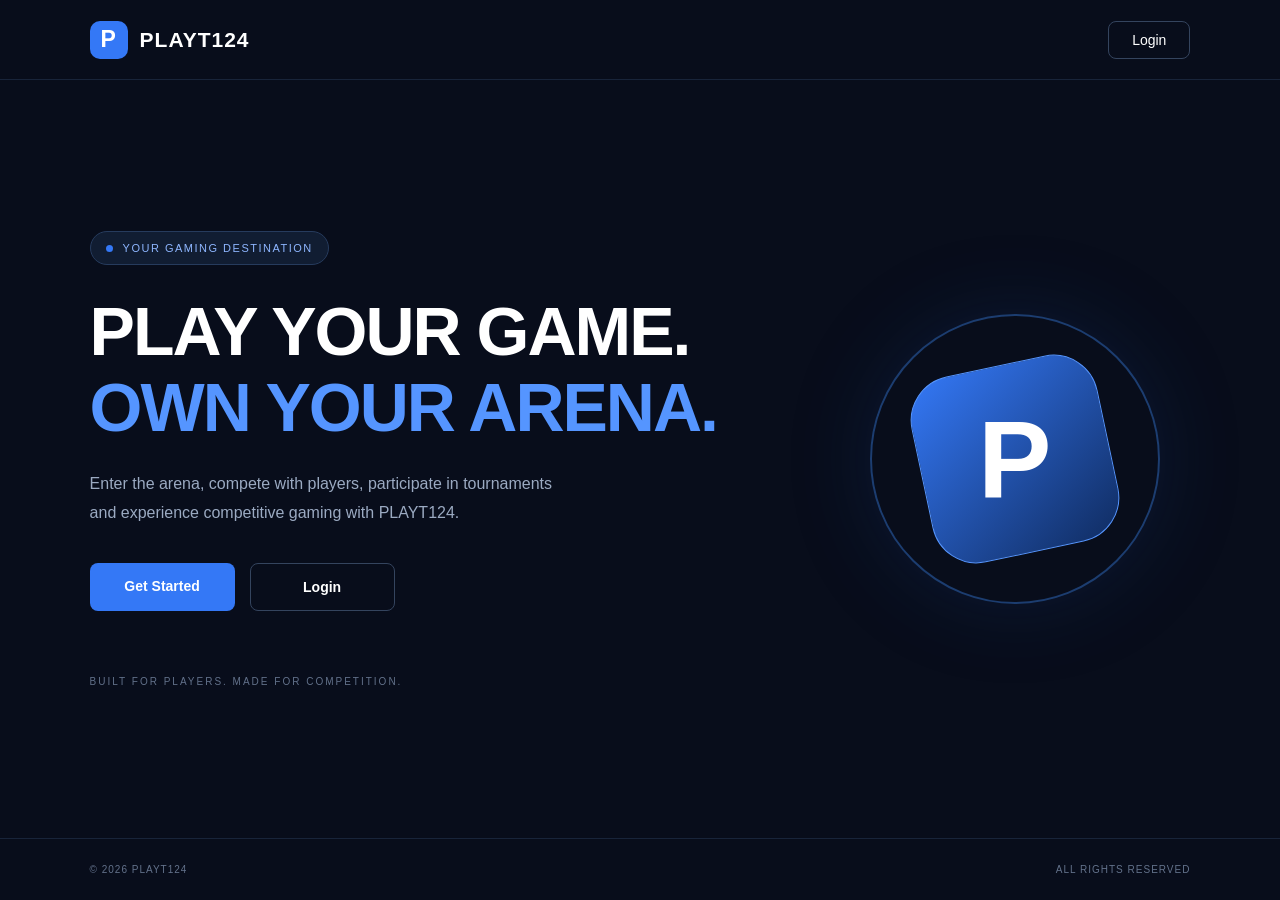
<file: index.html>
<!DOCTYPE html>
<html lang="en">
<head>
  <meta charset="UTF-8">
  <meta name="viewport" content="width=device-width, initial-scale=1.0">
  <meta name="theme-color" content="#080d1b">
  <title>PLAYT124 - Play Your Game</title>
  <link rel="stylesheet" href="index.css">
</head>
<body>

  <header class="navbar">
    <a href="index.html" class="brand">
      <span class="brand-icon">P</span>
      <span>PLAYT124</span>
    </a>

    <a href="login.html" class="nav-login">Login</a>
  </header>

  <main class="hero">
    <div class="hero-content">

      <div class="hero-label">
        <span class="status-dot"></span>
        YOUR GAMING DESTINATION
      </div>

      <h1>
        PLAY YOUR GAME.<br>
        <span>OWN YOUR ARENA.</span>
      </h1>

      <p class="hero-description">
        Enter the arena, compete with players,
        participate in tournaments and experience
        competitive gaming with PLAYT124.
      </p>

      <div class="hero-buttons">
        <a href="register.html" class="btn btn-primary">
          Get Started
        </a>

        <a href="login.html" class="btn btn-secondary">
          Login
        </a>
      </div>

      <div class="hero-footer">
        BUILT FOR PLAYERS. MADE FOR COMPETITION.
      </div>

    </div>

    <div class="hero-decoration">
      <div class="arena-circle">
        <div class="arena-inner">
          <span>P</span>
        </div>
      </div>
    </div>
  </main>

  <footer>
    <span>© <span id="year"></span> PLAYT124</span>
    <span>ALL RIGHTS RESERVED</span>
  </footer>

  <script src="index.js"></script>
</body>
</html>
</file>
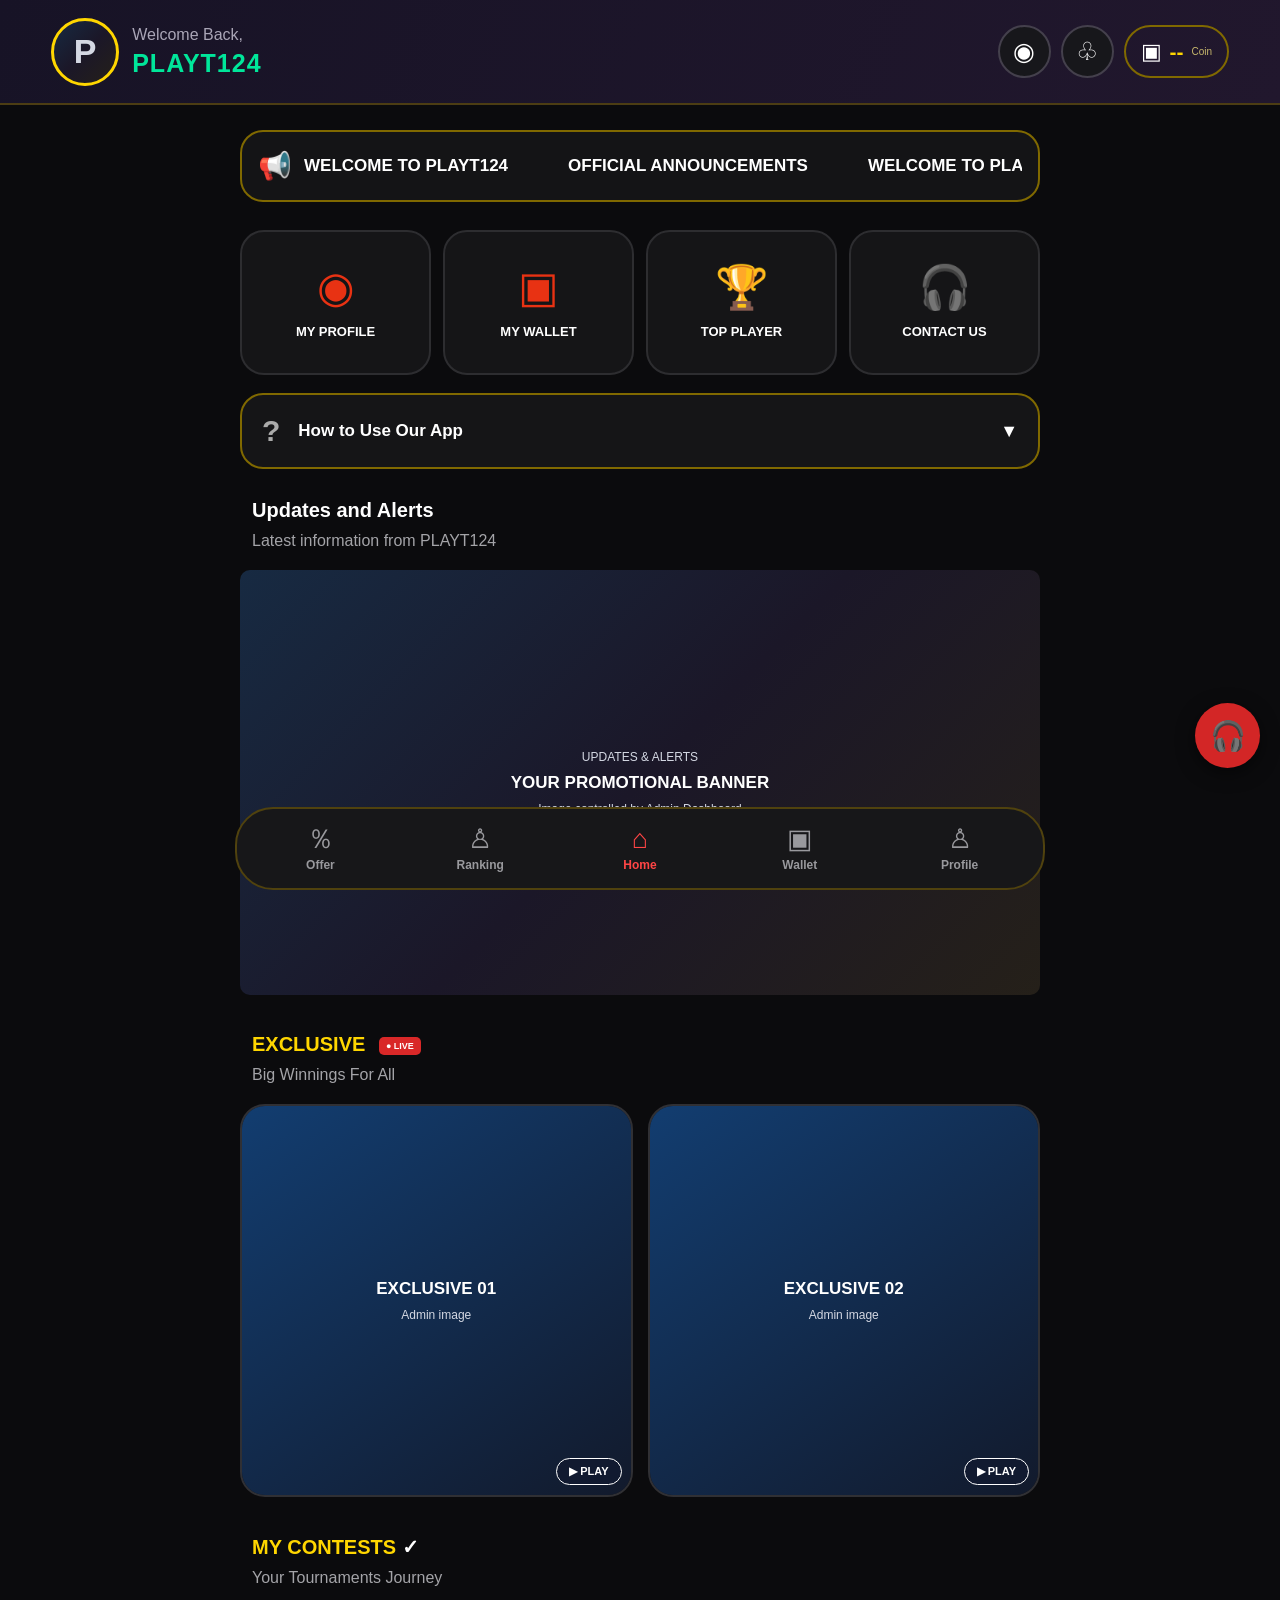
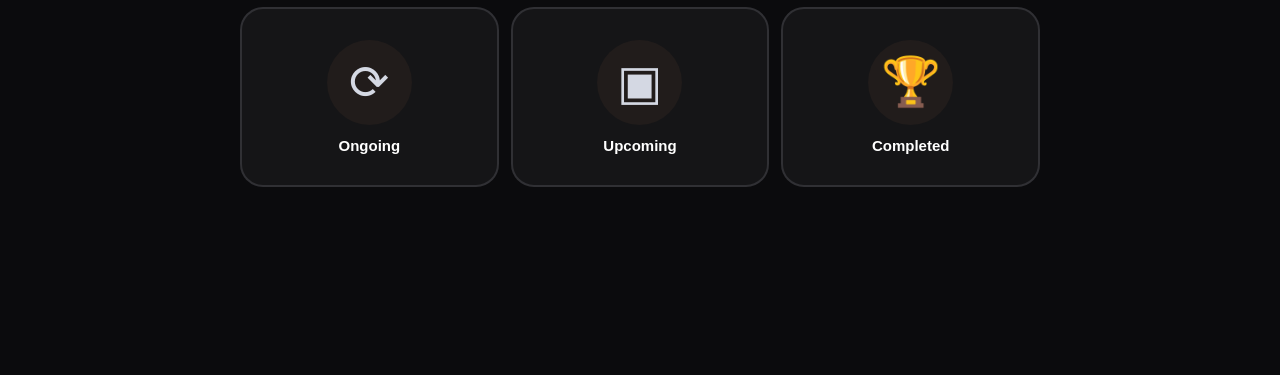
<file: home.html>
<!DOCTYPE html>
<html lang="en">
<head>
  <meta charset="UTF-8">
  <meta name="viewport" content="width=device-width, initial-scale=1.0">
  <meta name="theme-color" content="#0b0b0d">

  <title>PLAYT124 - Home</title>

  <link rel="stylesheet" href="home.css">
</head>

<body>

  <!-- TOP HEADER -->
  <header class="top-header">

    <a href="home.html" class="brand-area">
      <div class="image-slot logo-slot" data-image-slot="siteLogo">
        <span class="image-fallback logo-fallback">P</span>
        <img alt="PLAYT124 Logo">
      </div>

      <div class="welcome-area">
        <span>Welcome Back,</span>
        <strong>PLAYT124</strong>
      </div>
    </a>

    <div class="header-actions">

      <button class="header-icon" id="announcementButton"
        aria-label="View announcements">
        ◉
      </button>

      <a href="contact.html" class="header-icon"
        aria-label="Contact support">
        ♧
      </a>

      <a href="wallet.html" class="coin-balance">
        <span>▣</span>
        <strong id="coinBalance">--</strong>
        <small>Coin</small>
      </a>

    </div>
  </header>


  <!-- MAIN PAGE -->
  <main class="home-container">


    <!-- OFFICIAL ANNOUNCEMENT -->
    <section class="announcement-section">

      <div class="announcement-box">

        <span class="announcement-icon">📢</span>

        <div class="announcement-track">
          <div class="announcement-text">
            <span>WELCOME TO PLAYT124</span>
            <span>OFFICIAL ANNOUNCEMENTS</span>
            <span>WELCOME TO PLAYT124</span>
          </div>
        </div>

      </div>

    </section>


    <!-- QUICK ACCESS -->
    <section class="quick-access">

      <a href="profile.html" class="quick-card">
        <span class="quick-icon">◉</span>
        <strong>MY PROFILE</strong>
      </a>

      <a href="wallet.html" class="quick-card">
        <span class="quick-icon">▣</span>
        <strong>MY WALLET</strong>
      </a>

      <a href="ranking.html" class="quick-card">
        <span class="quick-icon">🏆</span>
        <strong>TOP PLAYER</strong>
      </a>

      <a href="contact.html" class="quick-card">
        <span class="quick-icon">🎧</span>
        <strong>CONTACT US</strong>
      </a>

    </section>


    <!-- APP TUTORIAL -->
    <section class="tutorial-section">

      <button class="tutorial-toggle" id="tutorialToggle"
        aria-expanded="false">

        <span class="tutorial-question">?</span>

        <strong>How to Use Our App</strong>

        <span class="tutorial-arrow">▼</span>

      </button>

      <div class="tutorial-content" id="tutorialContent" hidden>

        <div class="image-slot tutorial-image"
          data-image-slot="tutorialBanner">

          <img alt="PLAYT124 application tutorial">

          <div class="image-fallback">
            <span>PLAYT124</span>
            <strong>TUTORIAL IMAGE</strong>
            <small>Admin-controlled image</small>
          </div>

        </div>

        <div class="tutorial-links">

          <a href="how-to-use.html">How to use the application</a>
          <a href="how-to-login.html">How to login</a>
          <a href="how-to-join.html">How to join tournaments</a>
          <a href="how-to-wallet.html">How to use the wallet</a>
          <a href="how-to-contact.html">How to contact support</a>

        </div>

      </div>

    </section>


    <!-- UPDATES AND ALERTS -->
    <section class="content-section updates-section"
      id="updatesSection">

      <div class="section-heading">
        <div>
          <h2>Updates and Alerts</h2>
          <p>Latest information from PLAYT124</p>
        </div>
      </div>

      <a href="updates.html" class="image-link">

        <div class="image-slot update-banner"
          data-image-slot="updateBanner">

          <img alt="PLAYT124 latest updates">

          <div class="image-fallback">
            <span>UPDATES & ALERTS</span>
            <strong>YOUR PROMOTIONAL BANNER</strong>
            <small>Image controlled by Admin Dashboard</small>
          </div>

        </div>

      </a>

    </section>


    <!-- EXCLUSIVE MATCHES -->
    <section class="content-section exclusive-section">

      <div class="section-heading">
        <div>
          <h2 class="highlight-heading">
            EXCLUSIVE <span class="live-label">● LIVE</span>
          </h2>

          <p>Big Winnings For All</p>
        </div>
      </div>

      <div class="exclusive-grid">

        <a href="exclusive.html" class="exclusive-card">

          <div class="image-slot exclusive-image"
            data-image-slot="exclusiveOne">

            <img alt="Exclusive tournament one">

            <div class="image-fallback">
              <strong>EXCLUSIVE 01</strong>
              <span>Admin image</span>
            </div>

          </div>

          <span class="play-label">▶ PLAY</span>

        </a>


        <a href="exclusive.html" class="exclusive-card">

          <div class="image-slot exclusive-image"
            data-image-slot="exclusiveTwo">

            <img alt="Exclusive tournament two">

            <div class="image-fallback">
              <strong>EXCLUSIVE 02</strong>
              <span>Admin image</span>
            </div>

          </div>

          <span class="play-label">▶ PLAY</span>

        </a>

      </div>

    </section>


    <!-- MY CONTESTS -->
    <section class="content-section contests-section">

      <div class="section-heading">

        <div>
          <h2 class="highlight-heading">
            MY CONTESTS <span>✓</span>
          </h2>

          <p>Your Tournaments Journey</p>
        </div>

      </div>


      <div class="contest-grid">

        <a href="ongoing.html" class="contest-card">

          <div class="image-slot contest-image"
            data-image-slot="ongoingImage">

            <img alt="Ongoing contests">

            <div class="image-fallback">
              <span>⟳</span>
            </div>

          </div>

          <strong>Ongoing</strong>

        </a>


        <a href="upcoming.html" class="contest-card">

          <div class="image-slot contest-image"
            data-image-slot="upcomingImage">

            <img alt="Upcoming contests">

            <div class="image-fallback">
              <span>▣</span>
            </div>

          </div>

          <strong>Upcoming</strong>

        </a>


        <a href="completed.html" class="contest-card">

          <div class="image-slot contest-image"
            data-image-slot="completedImage">

            <img alt="Completed contests">

            <div class="image-fallback">
              <span>🏆</span>
            </div>

          </div>

          <strong>Completed</strong>

        </a>

      </div>

    </section>


    <!-- EXTRA HOMEPAGE SPACE -->
    <section class="home-bottom-space"></section>

  </main>


  <!-- FLOATING SUPPORT -->
  <a href="contact.html" class="floating-support"
    aria-label="Contact support">
    🎧
  </a>


  <!-- BOTTOM NAVIGATION -->
  <nav class="bottom-navigation">

    <a href="offers.html" class="bottom-nav-item">
      <span>％</span>
      <strong>Offer</strong>
    </a>

    <a href="ranking.html" class="bottom-nav-item">
      <span>♙</span>
      <strong>Ranking</strong>
    </a>

    <a href="home.html" class="bottom-nav-item active">
      <span>⌂</span>
      <strong>Home</strong>
    </a>

    <a href="wallet.html" class="bottom-nav-item">
      <span>▣</span>
      <strong>Wallet</strong>
    </a>

    <a href="profile.html" class="bottom-nav-item">
      <span>♙</span>
      <strong>Profile</strong>
    </a>

  </nav>


  <!-- NOTIFICATION MESSAGE -->
  <div id="homeToast" class="home-toast"
    role="status" aria-live="polite"></div>


  <script src="home.js"></script>

</body>
</html>
</file>
<file: index.css>
* {
  margin: 0;
  padding: 0;
  box-sizing: border-box;
}

body {
  min-height: 100vh;
  background: #080d1b;
  color: #ffffff;
  font-family: Arial, sans-serif;
  display: flex;
  flex-direction: column;
}

.navbar {
  width: 100%;
  height: 80px;
  padding: 0 7%;
  display: flex;
  align-items: center;
  justify-content: space-between;
  border-bottom: 1px solid #18243a;
}

.brand {
  display: flex;
  align-items: center;
  gap: 12px;
  color: #ffffff;
  text-decoration: none;
  font-size: 21px;
  font-weight: 800;
  letter-spacing: 1px;
}

.brand-icon {
  width: 38px;
  height: 38px;
  background: #3478f6;
  border-radius: 10px;
  display: grid;
  place-items: center;
  font-size: 23px;
  font-weight: 900;
}

.nav-login {
  color: #ffffff;
  text-decoration: none;
  border: 1px solid #34445e;
  padding: 10px 23px;
  border-radius: 8px;
  font-size: 14px;
}

.nav-login:hover,
.btn-secondary:hover {
  border-color: #5595ff;
  background: #14213a;
}

.hero {
  flex: 1;
  width: 100%;
  max-width: 1300px;
  margin: auto;
  padding: 90px 7%;
  display: flex;
  align-items: center;
  justify-content: space-between;
  gap: 40px;
}

.hero-content {
  max-width: 650px;
}

.hero-label {
  display: inline-flex;
  align-items: center;
  gap: 10px;
  background: #111d32;
  border: 1px solid #263b5d;
  padding: 10px 15px;
  border-radius: 30px;
  color: #8eb6ff;
  font-size: 11px;
  letter-spacing: 1.5px;
  margin-bottom: 28px;
}

.status-dot {
  width: 7px;
  height: 7px;
  background: #3478f6;
  border-radius: 50%;
}

h1 {
  font-size: clamp(38px, 6vw, 68px);
  line-height: 1.12;
  font-weight: 900;
  letter-spacing: -2px;
}

h1 span {
  color: #5595ff;
}

.hero-description {
  color: #9baac2;
  line-height: 1.8;
  font-size: 16px;
  max-width: 490px;
  margin-top: 25px;
}

.hero-buttons {
  display: flex;
  flex-wrap: wrap;
  gap: 15px;
  margin-top: 35px;
}

.btn {
  min-width: 145px;
  padding: 15px 25px;
  border-radius: 8px;
  text-align: center;
  text-decoration: none;
  font-weight: 700;
  font-size: 14px;
}

.btn-primary {
  background: #3478f6;
  color: #ffffff;
}

.btn-primary:hover {
  background: #2465dc;
}

.btn-secondary {
  border: 1px solid #34445e;
  color: #ffffff;
}

.hero-footer {
  margin-top: 65px;
  color: #62718a;
  font-size: 10px;
  letter-spacing: 2px;
}

.hero-decoration {
  width: 350px;
  height: 350px;
  display: grid;
  place-items: center;
  flex-shrink: 0;
}

.arena-circle {
  width: 290px;
  height: 290px;
  border: 2px solid #1c3d70;
  border-radius: 50%;
  display: grid;
  place-items: center;
  box-shadow: 0 0 80px #153b7a40;
}

.arena-inner {
  width: 190px;
  height: 190px;
  background: linear-gradient(145deg, #3478f6, #102c61);
  border: 1px solid #5595ff;
  border-radius: 45px;
  transform: rotate(-12deg);
  display: grid;
  place-items: center;
}

.arena-inner span {
  font-size: 110px;
  font-weight: 900;
  transform: rotate(12deg);
}

footer {
  padding: 25px 7%;
  border-top: 1px solid #18243a;
  display: flex;
  justify-content: space-between;
  color: #63728b;
  font-size: 10px;
  letter-spacing: 1px;
}

@media (max-width: 750px) {
  .hero {
    padding: 65px 7%;
    flex-direction: column;
    align-items: flex-start;
  }

  .hero-decoration {
    width: 100%;
    height: 250px;
  }

  .arena-circle {
    width: 220px;
    height: 220px;
  }

  .arena-inner {
    width: 145px;
    height: 145px;
  }

  .arena-inner span {
    font-size: 85px;
  }

  .hero-footer {
    margin-top: 40px;
  }
}

@media (max-width: 400px) {
  .navbar {
    height: 70px;
  }

  .brand {
    font-size: 17px;
  }

  h1 {
    letter-spacing: -1px;
  }

  footer {
    font-size: 9px;
  }
}
</file>
<file: home.css>
:root {
  --background: #0b0b0d;
  --surface: #151517;
  --surface-light: #1c1c20;
  --border: #303034;
  --gold: #806900;
  --yellow: #ffd600;
  --red: #e83213;
  --green: #00e69a;
  --white: #ffffff;
  --muted: #a4a4a8;
}

* {
  margin: 0;
  padding: 0;
  box-sizing: border-box;
}

html {
  scroll-behavior: smooth;
  scroll-padding-top: 90px;
}

body {
  min-height: 100vh;
  background: var(--background);
  color: var(--white);
  font-family: Arial, Helvetica, sans-serif;
  padding-bottom: 110px;
}


/* HEADER */

.top-header {
  min-height: 105px;
  padding: 13px 4%;
  background: linear-gradient(110deg, #171326, #21172d);
  border-bottom: 2px solid #4c3d13;

  display: flex;
  align-items: center;
  justify-content: space-between;
  gap: 12px;

  position: sticky;
  top: 0;
  z-index: 50;
}

.brand-area {
  display: flex;
  align-items: center;
  gap: 13px;
  text-decoration: none;
  min-width: 0;
}

.logo-slot {
  width: 68px;
  height: 68px;
  border-radius: 50%;
  border: 3px solid var(--yellow);
  flex-shrink: 0;
}

.logo-fallback {
  font-size: 34px;
  font-weight: 900;
  color: var(--yellow);
}

.welcome-area {
  display: flex;
  flex-direction: column;
  gap: 5px;
}

.welcome-area span {
  color: #aaa6b7;
  font-size: 16px;
}

.welcome-area strong {
  color: var(--green);
  font-size: 25px;
  letter-spacing: 1px;
}

.header-actions {
  display: flex;
  align-items: center;
  gap: 10px;
}

.header-icon {
  width: 53px;
  height: 53px;
  border: 2px solid #44404c;
  border-radius: 50%;
  background: #17171b;
  color: white;
  display: grid;
  place-items: center;
  font-size: 25px;
  text-decoration: none;
  flex-shrink: 0;
}

.header-icon:hover {
  border-color: var(--yellow);
}

.coin-balance {
  min-width: 105px;
  height: 53px;
  border: 2px solid #806900;
  border-radius: 30px;
  padding: 0 12px;
  color: white;
  text-decoration: none;

  display: flex;
  align-items: center;
  justify-content: center;
  gap: 8px;
}

.coin-balance span {
  font-size: 22px;
}

.coin-balance strong {
  color: var(--yellow);
  font-size: 21px;
}

.coin-balance small {
  color: #c7b76c;
  font-size: 10px;
}


/* MAIN CONTAINER */

.home-container {
  width: 100%;
  max-width: 850px;
  margin: 0 auto;
  padding: 25px 18px;
}


/* ANNOUNCEMENT */

.announcement-section {
  margin-bottom: 28px;
}

.announcement-box {
  min-height: 72px;
  padding: 12px 16px;
  border: 2px solid var(--gold);
  border-radius: 23px;
  background: #141416;

  display: flex;
  align-items: center;
  gap: 12px;
  overflow: hidden;
}

.announcement-icon {
  font-size: 27px;
  flex-shrink: 0;
}

.announcement-track {
  flex: 1;
  overflow: hidden;
  white-space: nowrap;
}

.announcement-text {
  display: flex;
  width: max-content;
  gap: 60px;
  animation: announcementScroll 22s linear infinite;
  font-size: 17px;
  font-weight: 800;
}

@keyframes announcementScroll {
  from {
    transform: translateX(0);
  }

  to {
    transform: translateX(-50%);
  }
}


/* QUICK ACCESS */

.quick-access {
  display: grid;
  grid-template-columns: repeat(4, minmax(0, 1fr));
  gap: 12px;
  margin-bottom: 18px;
}

.quick-card {
  min-height: 145px;
  padding: 15px 5px;
  background: var(--surface);
  border: 2px solid #2d2d30;
  border-radius: 24px;
  color: white;
  text-decoration: none;

  display: flex;
  flex-direction: column;
  align-items: center;
  justify-content: center;
  gap: 15px;

  transition: border-color 0.2s, background 0.2s;
}

.quick-card:hover {
  border-color: var(--gold);
  background: #1c1b1b;
}

.quick-icon {
  color: var(--red);
  font-size: 43px;
  line-height: 1;
}

.quick-card strong {
  font-size: 13px;
  text-align: center;
}


/* TUTORIAL */

.tutorial-section {
  margin-bottom: 20px;
}

.tutorial-toggle {
  width: 100%;
  min-height: 76px;
  padding: 12px 20px;
  background: #151517;
  border: 2px solid var(--gold);
  border-radius: 23px;
  color: white;
  cursor: pointer;

  display: flex;
  align-items: center;
  gap: 18px;
  text-align: left;
}

.tutorial-question {
  font-size: 30px;
  color: #aaa;
  font-weight: 800;
}

.tutorial-toggle strong {
  flex: 1;
  font-size: 17px;
}

.tutorial-arrow {
  font-size: 18px;
  transition: transform 0.2s;
}

.tutorial-toggle[aria-expanded="true"] .tutorial-arrow {
  transform: rotate(180deg);
}

.tutorial-content {
  margin-top: 12px;
  padding: 12px;
  background: var(--surface);
  border: 1px solid var(--border);
  border-radius: 14px;
}

.tutorial-image {
  aspect-ratio: 16 / 9;
  border-radius: 9px;
}

.tutorial-links {
  display: grid;
  gap: 10px;
  padding: 15px 5px 5px;
}

.tutorial-links a {
  color: #e4e4e4;
  font-size: 14px;
  text-decoration: none;
  padding: 9px 0;
  border-bottom: 1px solid #333;
}


/* SECTION HEADINGS */

.content-section {
  margin-top: 30px;
  margin-bottom: 38px;
}

.section-heading {
  margin-bottom: 20px;
  padding: 0 12px;
}

.section-heading h2 {
  font-size: 20px;
  font-weight: 800;
  margin-bottom: 10px;
}

.section-heading p {
  color: var(--muted);
  font-size: 16px;
}

.highlight-heading {
  color: var(--yellow);
}

.highlight-heading > span:not(.live-label) {
  color: #ffffff;
}

.live-label {
  display: inline-block;
  margin-left: 8px;
  padding: 4px 7px;
  background: #d92828;
  color: white;
  border-radius: 5px;
  font-size: 9px;
  vertical-align: middle;
}


/* IMAGE SYSTEM */

.image-link {
  display: block;
  text-decoration: none;
}

.image-slot {
  position: relative;
  overflow: hidden;
  background: linear-gradient(135deg, #172a42, #1b1728, #252019);
  display: flex;
  align-items: center;
  justify-content: center;
}

.image-slot img {
  position: absolute;
  inset: 0;
  width: 100%;
  height: 100%;
  object-fit: cover;
  display: none;
}

.image-slot.has-image img {
  display: block;
}

.image-fallback {
  width: 100%;
  height: 100%;
  min-height: 100%;
  padding: 12px;
  display: flex;
  flex-direction: column;
  align-items: center;
  justify-content: center;
  gap: 9px;
  color: #d4d8e3;
  text-align: center;
}

.image-fallback strong {
  color: #ffffff;
  font-size: 17px;
}

.image-fallback small,
.image-fallback span {
  font-size: 12px;
}

.image-slot.has-image .image-fallback {
  display: none;
}


/* UPDATE BANNER */

.update-banner {
  width: 100%;
  aspect-ratio: 16 / 8.5;
  border-radius: 10px;
}


/* EXCLUSIVE CARDS */

.exclusive-grid {
  display: grid;
  grid-template-columns: repeat(2, minmax(0, 1fr));
  gap: 15px;
}

.exclusive-card {
  position: relative;
  overflow: hidden;
  display: block;
  aspect-ratio: 1 / 1;
  border: 2px solid #303034;
  border-radius: 25px;
  text-decoration: none;
  background: var(--surface);
}

.exclusive-image {
  width: 100%;
  height: 100%;
  background: linear-gradient(145deg, #123d70, #121a2c);
}

.play-label {
  position: absolute;
  right: 9px;
  bottom: 10px;
  background: #111a30;
  color: #ffffff;
  border: 1px solid #ffffff;
  padding: 6px 12px;
  border-radius: 18px;
  font-size: 11px;
  font-weight: 800;
}


/* CONTESTS */

.contest-grid {
  display: grid;
  grid-template-columns: repeat(3, minmax(0, 1fr));
  gap: 12px;
}

.contest-card {
  min-height: 180px;
  padding: 10px 7px;
  background: var(--surface);
  border: 2px solid #303034;
  border-radius: 23px;
  color: #ffffff;
  text-decoration: none;

  display: flex;
  flex-direction: column;
  align-items: center;
  justify-content: center;
  gap: 12px;
}

.contest-card:hover {
  border-color: var(--gold);
}

.contest-image {
  width: 85px;
  height: 85px;
  border-radius: 50%;
  background: #211c1b;
  color: var(--red);
}

.contest-image .image-fallback span {
  font-size: 48px;
}

.contest-card strong {
  font-size: 15px;
  text-align: center;
}


/* FLOATING SUPPORT */

.floating-support {
  position: fixed;
  right: 20px;
  bottom: 132px;
  width: 65px;
  height: 65px;
  border-radius: 50%;
  background: #d32626;
  color: #ffffff;
  text-decoration: none;
  font-size: 29px;

  display: grid;
  place-items: center;

  box-shadow: 0 5px 18px #0008;
  z-index: 60;
}


/* BOTTOM NAVIGATION */

.bottom-navigation {
  position: fixed;
  z-index: 100;
  bottom: 10px;
  left: 50%;
  transform: translateX(-50%);

  width: calc(100% - 28px);
  max-width: 810px;
  min-height: 83px;

  background: #171719;
  border: 2px solid #50420e;
  border-radius: 38px;
  padding: 9px 5px;

  display: grid;
  grid-template-columns: repeat(5, 1fr);
  gap: 3px;
}

.bottom-nav-item {
  color: #99999d;
  text-decoration: none;

  display: flex;
  flex-direction: column;
  align-items: center;
  justify-content: center;
  gap: 5px;
}

.bottom-nav-item span {
  font-size: 27px;
  line-height: 1;
}

.bottom-nav-item strong {
  font-size: 12px;
}

.bottom-nav-item.active {
  color: #ff4545;
}


/* TOAST */

.home-toast {
  position: fixed;
  left: 50%;
  bottom: 110px;
  transform: translate(-50%, 15px);
  width: max-content;
  max-width: calc(100% - 35px);

  padding: 12px 18px;
  border-radius: 9px;
  background: #262630;
  border: 1px solid #454555;
  color: #ffffff;
  font-size: 13px;
  line-height: 1.5;

  opacity: 0;
  visibility: hidden;
  transition: 0.2s;
  z-index: 120;
}

.home-toast.visible {
  opacity: 1;
  visibility: visible;
  transform: translate(-50%, 0);
}

.home-bottom-space {
  height: 15px;
}


/* TABLET */

@media (min-width: 850px) {
  .home-container {
    padding-left: 25px;
    padding-right: 25px;
  }
}


/* MOBILE */

@media (max-width: 550px) {

  .top-header {
    min-height: 92px;
    padding: 10px 12px;
    gap: 7px;
  }

  .logo-slot {
    width: 55px;
    height: 55px;
  }

  .logo-fallback {
    font-size: 28px;
  }

  .brand-area {
    gap: 9px;
  }

  .welcome-area span {
    font-size: 13px;
  }

  .welcome-area strong {
    font-size: 20px;
  }

  .header-actions {
    gap: 6px;
  }

  .header-icon {
    width: 42px;
    height: 42px;
    font-size: 20px;
  }

  .coin-balance {
    min-width: 67px;
    height: 42px;
    padding: 0 7px;
    gap: 4px;
  }

  .coin-balance span {
    font-size: 17px;
  }

  .coin-balance strong {
    font-size: 16px;
  }

  .coin-balance small {
    display: none;
  }

  .home-container {
    padding: 20px 12px;
  }

  .announcement-box {
    min-height: 65px;
    padding: 10px;
    border-radius: 19px;
  }

  .announcement-text {
    font-size: 14px;
  }

  .quick-access {
    gap: 8px;
  }

  .quick-card {
    min-height: 130px;
    border-radius: 19px;
    padding: 10px 3px;
    gap: 13px;
  }

  .quick-icon {
    font-size: 35px;
  }

  .quick-card strong {
    font-size: 11px;
  }

  .tutorial-toggle {
    min-height: 70px;
    padding: 10px 15px;
    gap: 13px;
  }

  .tutorial-toggle strong {
    font-size: 15px;
  }

  .section-heading h2 {
    font-size: 18px;
  }

  .section-heading p {
    font-size: 14px;
  }

  .contest-grid {
    gap: 8px;
  }

  .contest-card {
    min-height: 155px;
    border-radius: 19px;
  }

  .contest-image {
    width: 68px;
    height: 68px;
  }

  .contest-card strong {
    font-size: 13px;
  }

  .bottom-navigation {
    min-height: 76px;
    bottom: 7px;
    width: calc(100% - 20px);
  }

  .bottom-nav-item span {
    font-size: 24px;
  }

  .bottom-nav-item strong {
    font-size: 10px;
  }

  .floating-support {
    width: 56px;
    height: 56px;
    right: 14px;
    bottom: 100px;
    font-size: 25px;
  }

  body {
    padding-bottom: 100px;
  }
}


/* VERY SMALL MOBILE */

@media (max-width: 360px) {

  .logo-slot {
    width: 45px;
    height: 45px;
  }

  .welcome-area strong {
    font-size: 17px;
  }

  .header-icon {
    width: 36px;
    height: 36px;
  }

  .coin-balance {
    min-width: 56px;
  }

  .quick-card strong {
    font-size: 9px;
  }

  .contest-card strong {
    font-size: 11px;
  }
}


/* REDUCED MOTION ACCESSIBILITY */

@media (prefers-reduced-motion: reduce) {
  *,
  *::before,
  *::after {
    animation-duration: 0.01ms !important;
    scroll-behavior: auto !important;
    transition-duration: 0.01ms !important;
  }
}
</file>
